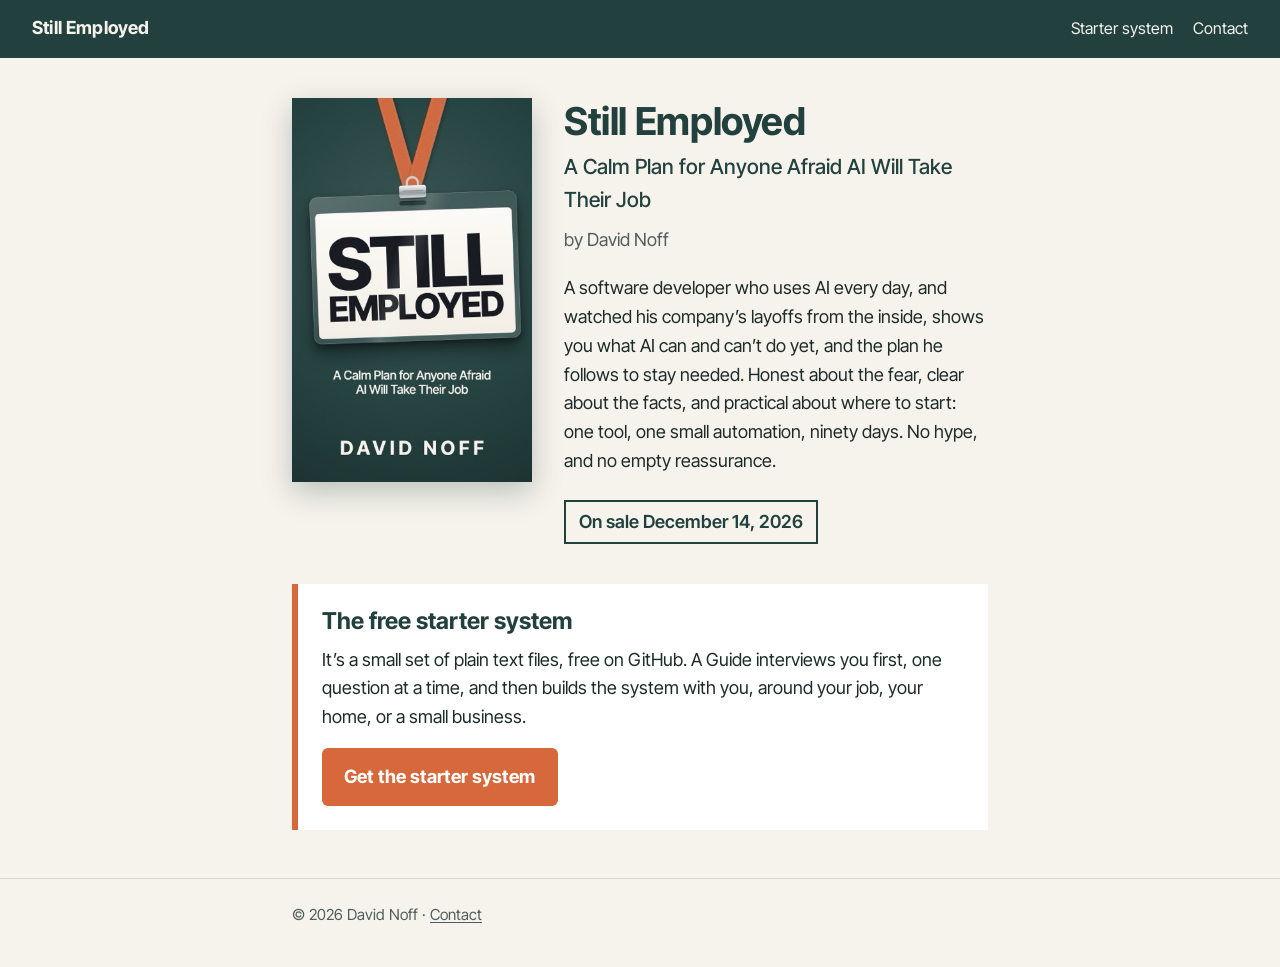
<file: index.html>
<!DOCTYPE html>
<html lang="en">
<head>
  <meta charset="utf-8">
  <meta name="viewport" content="width=device-width, initial-scale=1">
  <title>Still Employed: A Calm Plan for Anyone Afraid AI Will Take Their Job</title>
  <meta name="description" content="A software developer who uses AI every day, and watched his company's layoffs from the inside, shows you what AI can and can't do yet, and the plan he follows to stay needed.">
  <meta property="og:title" content="Still Employed by David Noff">
  <meta property="og:description" content="A Calm Plan for Anyone Afraid AI Will Take Their Job.">
  <meta property="og:image" content="/assets/cover.jpg">
  <link rel="stylesheet" href="/assets/style.css">
</head>
<body>
  <a class="skip" href="#main">Skip to content</a>
  <header class="site">
    <div class="wrap">
      <a class="brand" href="/">Still Employed</a>
      <nav aria-label="Main">
        <a href="/start/">Starter system</a>
        <a href="/contact/">Contact</a>
      </nav>
    </div>
  </header>

  <main id="main">
    <div class="wrap">
      <div class="hero">
        <img src="/assets/cover-small.jpg" width="600" height="960" alt="Cover of Still Employed: A Calm Plan for Anyone Afraid AI Will Take Their Job, by David Noff">
        <div>
          <h1>Still Employed</h1>
          <p class="subtitle">A Calm Plan for Anyone Afraid AI Will Take Their Job</p>
          <p class="author">by David Noff</p>
          <p>A software developer who uses AI every day, and watched his company’s layoffs from the inside, shows you what AI can and can’t do yet, and the plan he follows to stay needed. Honest about the fear, clear about the facts, and practical about where to start: one tool, one small automation, ninety days. No hype, and no empty reassurance.</p>
          <p class="onsale">On sale December 14, 2026</p>
        </div>
      </div>

      <section class="starter" aria-labelledby="starter-heading">
        <h2 id="starter-heading" style="margin-top:0">The free starter system</h2>
        <p>It’s a small set of plain text files, free on GitHub. A Guide interviews you first, one question at a time, and then builds the system with you, around your job, your home, or a small business.</p>
        <a class="button" href="/start/">Get the starter system</a>
      </section>
    </div>
  </main>

  <footer class="site">
    <div class="wrap">© 2026 David Noff · <a href="/contact/">Contact</a></div>
  </footer>
</body>
</html>
</file>
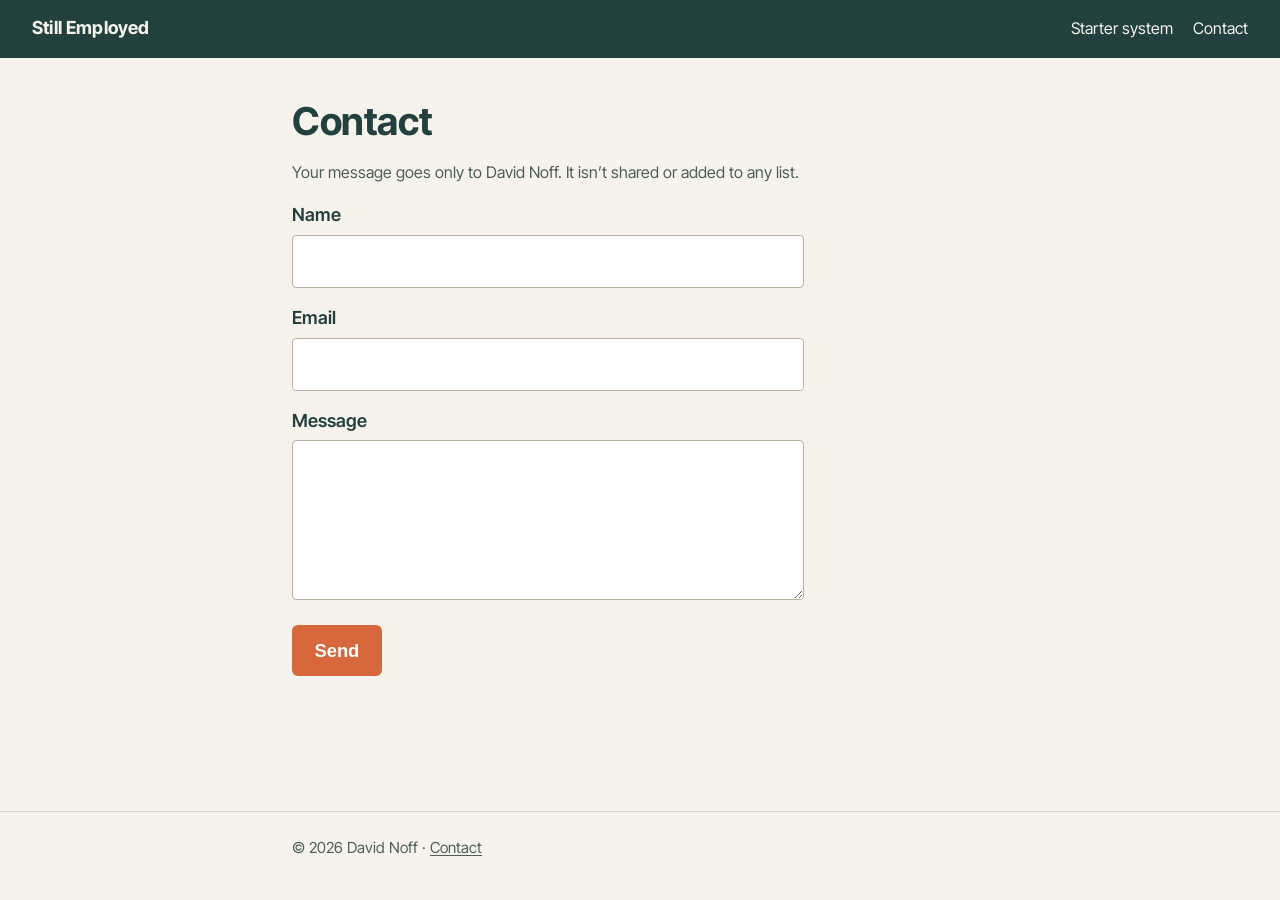
<file: contact/index.html>
<!DOCTYPE html>
<html lang="en">
<head>
  <meta charset="utf-8">
  <meta name="viewport" content="width=device-width, initial-scale=1">
  <title>Contact · Still Employed</title>
  <meta name="description" content="Send a message to David Noff, author of Still Employed.">
  <link rel="stylesheet" href="/assets/style.css">
</head>
<body>
  <a class="skip" href="#main">Skip to content</a>
  <header class="site">
    <div class="wrap">
      <a class="brand" href="/">Still Employed</a>
      <nav aria-label="Main">
        <a href="/start/">Starter system</a>
        <a href="/contact/" aria-current="page">Contact</a>
      </nav>
    </div>
  </header>

  <main id="main">
    <div class="wrap">
      <h1>Contact</h1>
      <p class="note">Your message goes only to David Noff. It isn’t shared or added to any list.</p>

      <!-- Web3Forms form "Still Employed contact" (Noff Labs account). The key is public by design. -->
      <form action="https://api.web3forms.com/submit" method="POST">
        <input type="hidden" name="access_key" value="b69e28c8-d1af-4818-9d4c-f55fa143f304">
        <input type="hidden" name="subject" value="Message from stillemployedbook.com">
        <input type="hidden" name="from_name" value="stillemployedbook.com">
        <input type="hidden" name="redirect" value="https://stillemployedbook.com/contact/thanks/">
        <input type="checkbox" name="botcheck" class="hp" tabindex="-1" autocomplete="off" aria-hidden="true">

        <div>
          <label for="name">Name</label>
          <input id="name" name="name" type="text" autocomplete="name" required>
        </div>
        <div>
          <label for="email">Email</label>
          <input id="email" name="email" type="email" autocomplete="email" required>
        </div>
        <div>
          <label for="message">Message</label>
          <textarea id="message" name="message" required></textarea>
        </div>
        <div>
          <button class="button" type="submit">Send</button>
        </div>
      </form>
    </div>
  </main>

  <footer class="site">
    <div class="wrap">© 2026 David Noff · <a href="/contact/">Contact</a></div>
  </footer>
</body>
</html>
</file>
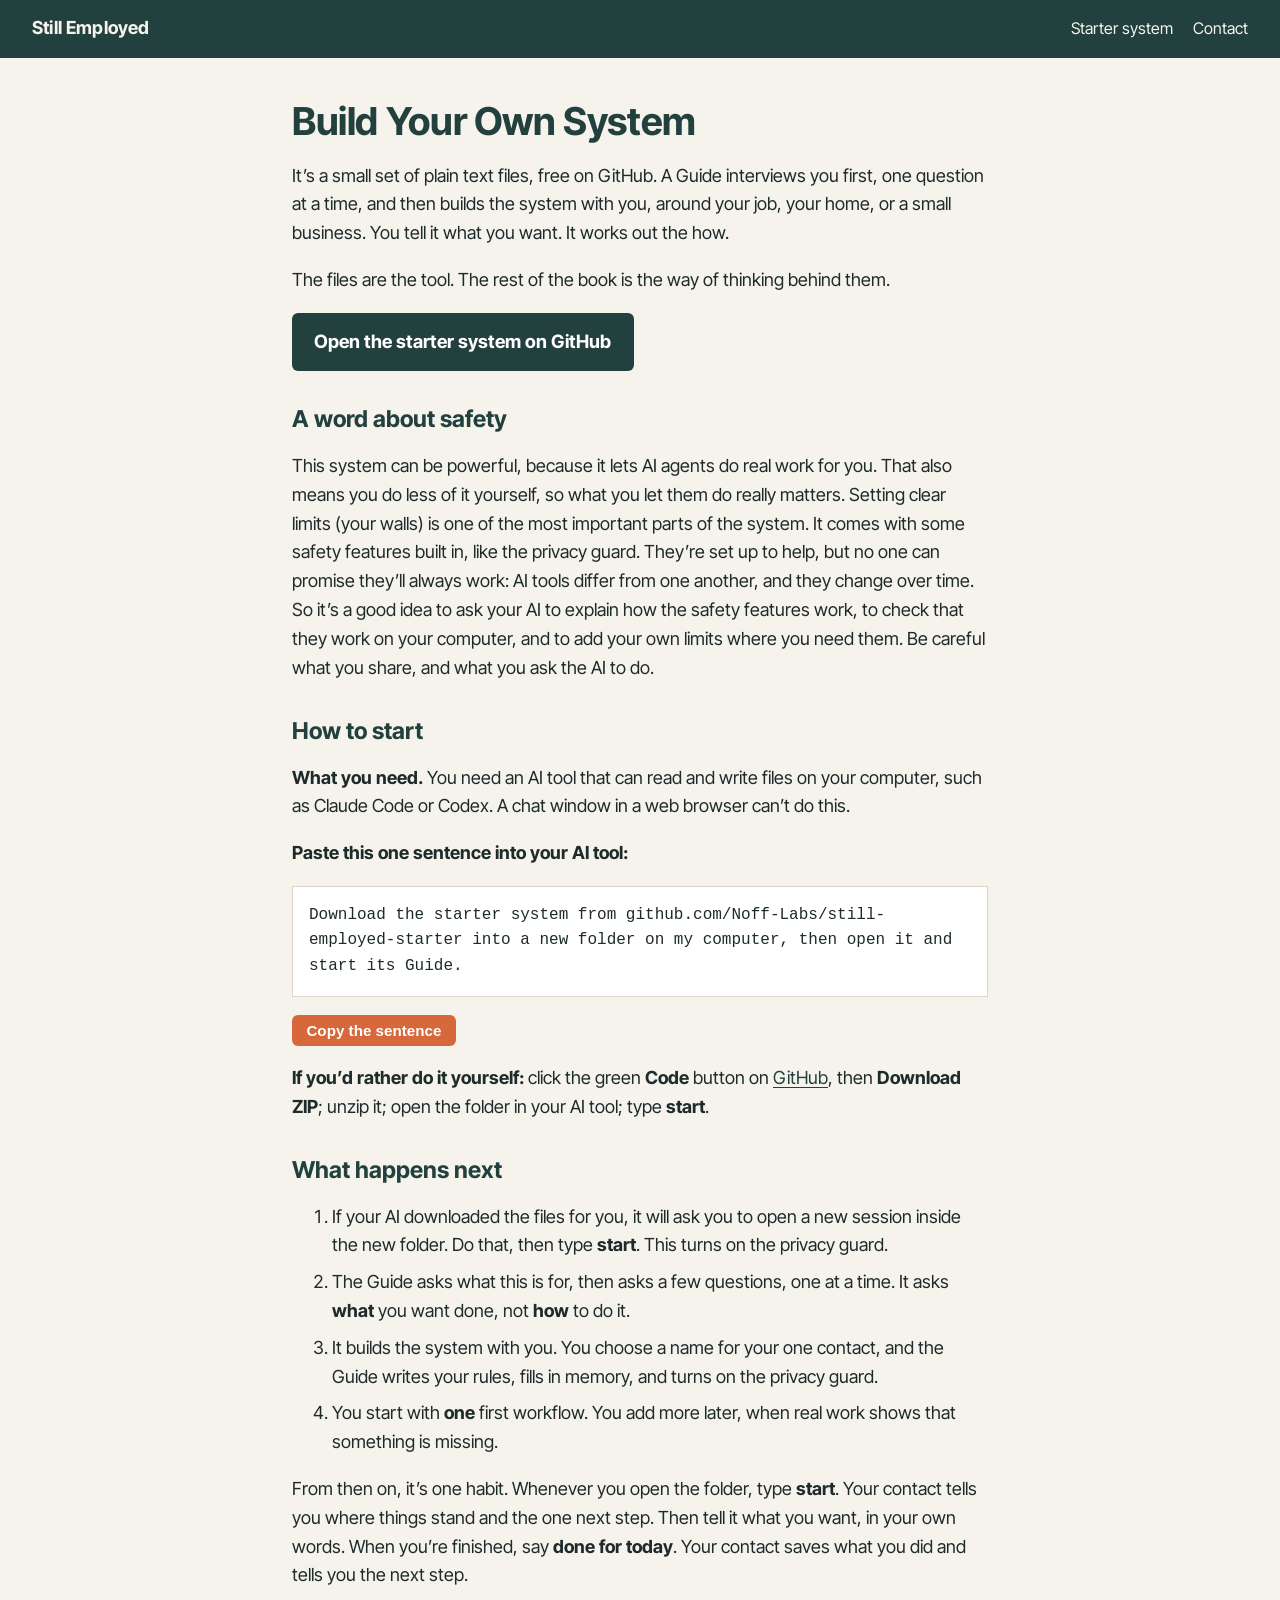
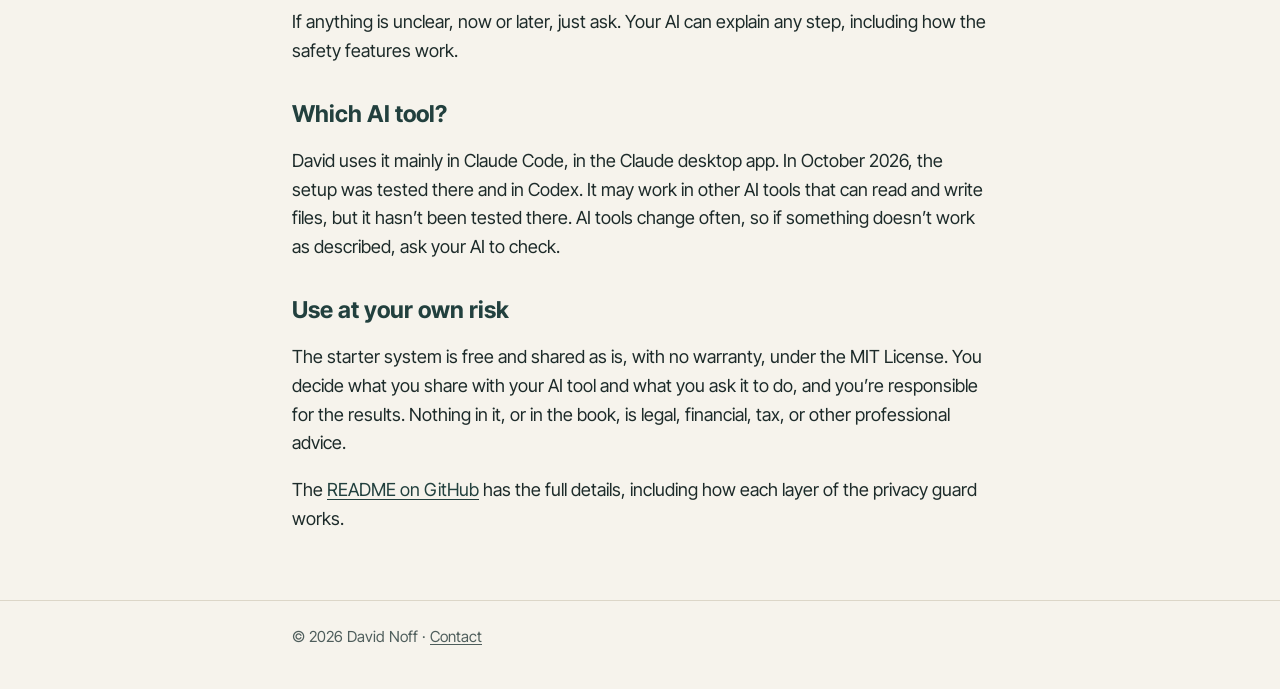
<file: start/index.html>
<!DOCTYPE html>
<html lang="en">
<head>
  <meta charset="utf-8">
  <meta name="viewport" content="width=device-width, initial-scale=1">
  <title>Build Your Own System · Still Employed</title>
  <meta name="description" content="The free starter system from Still Employed: how to start, what happens next, and which AI tools it was tested in.">
  <link rel="stylesheet" href="/assets/style.css">
</head>
<body>
  <a class="skip" href="#main">Skip to content</a>
  <header class="site">
    <div class="wrap">
      <a class="brand" href="/">Still Employed</a>
      <nav aria-label="Main">
        <a href="/start/" aria-current="page">Starter system</a>
        <a href="/contact/">Contact</a>
      </nav>
    </div>
  </header>

  <main id="main">
    <div class="wrap">
      <h1>Build Your Own System</h1>

      <p>It’s a small set of plain text files, free on GitHub. A Guide interviews you first, one question at a time, and then builds the system with you, around your job, your home, or a small business. You tell it what you want. It works out the how.</p>

      <p>The files are the tool. The rest of the book is the way of thinking behind them.</p>

      <p><a class="button secondary" href="https://github.com/Noff-Labs/still-employed-starter">Open the starter system on GitHub</a></p>

      <h2>A word about safety</h2>

      <p>This system can be powerful, because it lets AI agents do real work for you. That also means you do less of it yourself, so what you let them do really matters. Setting clear limits (your walls) is one of the most important parts of the system. It comes with some safety features built in, like the privacy guard. They’re set up to help, but no one can promise they’ll always work: AI tools differ from one another, and they change over time. So it’s a good idea to ask your AI to explain how the safety features work, to check that they work on your computer, and to add your own limits where you need them. Be careful what you share, and what you ask the AI to do.</p>

      <h2>How to start</h2>

      <p><strong>What you need.</strong> You need an AI tool that can read and write files on your computer, such as Claude Code or Codex. A chat window in a web browser can’t do this.</p>

      <p><strong>Paste this one sentence into your AI tool:</strong></p>

      <pre><code id="sentence">Download the starter system from github.com/Noff-Labs/still-employed-starter into a new folder on my computer, then open it and start its Guide.</code></pre>
      <p><button class="button copy" type="button" id="copy">Copy the sentence</button><span class="copied" id="copied" role="status" aria-live="polite"></span></p>

      <p><strong>If you’d rather do it yourself:</strong> click the green <strong>Code</strong> button on <a href="https://github.com/Noff-Labs/still-employed-starter">GitHub</a>, then <strong>Download ZIP</strong>; unzip it; open the folder in your AI tool; type <strong>start</strong>.</p>

      <h2>What happens next</h2>

      <ol>
        <li>If your AI downloaded the files for you, it will ask you to open a new session inside the new folder. Do that, then type <strong>start</strong>. This turns on the privacy guard.</li>
        <li>The Guide asks what this is for, then asks a few questions, one at a time. It asks <strong>what</strong> you want done, not <strong>how</strong> to do it.</li>
        <li>It builds the system with you. You choose a name for your one contact, and the Guide writes your rules, fills in memory, and turns on the privacy guard.</li>
        <li>You start with <strong>one</strong> first workflow. You add more later, when real work shows that something is missing.</li>
      </ol>

      <p>From then on, it’s one habit. Whenever you open the folder, type <strong>start</strong>. Your contact tells you where things stand and the one next step. Then tell it what you want, in your own words. When you’re finished, say <strong>done for today</strong>. Your contact saves what you did and tells you the next step.</p>

      <p>If anything is unclear, now or later, just ask. Your AI can explain any step, including how the safety features work.</p>

      <h2>Which AI tool?</h2>

      <p>David uses it mainly in Claude Code, in the Claude desktop app. In October 2026, the setup was tested there and in Codex. It may work in other AI tools that can read and write files, but it hasn’t been tested there. AI tools change often, so if something doesn’t work as described, ask your AI to check.</p>

      <h2>Use at your own risk</h2>

      <p>The starter system is free and shared as is, with no warranty, under the MIT License. You decide what you share with your AI tool and what you ask it to do, and you’re responsible for the results. Nothing in it, or in the book, is legal, financial, tax, or other professional advice.</p>

      <p>The <a href="https://github.com/Noff-Labs/still-employed-starter#readme">README on GitHub</a> has the full details, including how each layer of the privacy guard works.</p>
    </div>
  </main>

  <footer class="site">
    <div class="wrap">© 2026 David Noff · <a href="/contact/">Contact</a></div>
  </footer>

  <script>
    document.getElementById("copy").addEventListener("click", function () {
      var text = document.getElementById("sentence").textContent;
      var done = function () { document.getElementById("copied").textContent = "Copied"; };
      if (navigator.clipboard && navigator.clipboard.writeText) {
        navigator.clipboard.writeText(text).then(done, function () {
          document.getElementById("copied").textContent = "Select the sentence and copy it";
        });
      } else {
        document.getElementById("copied").textContent = "Select the sentence and copy it";
      }
    });
  </script>
</body>
</html>
</file>
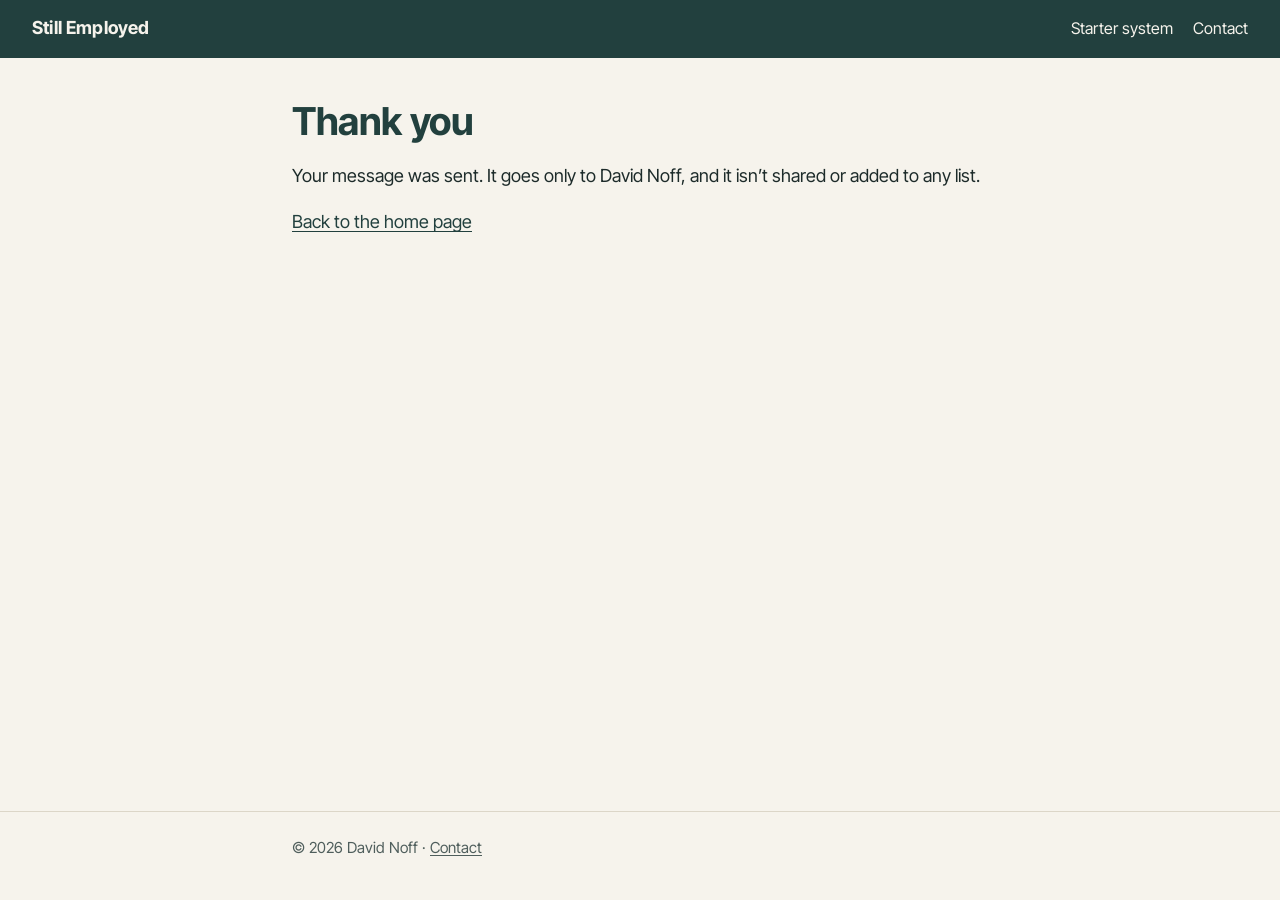
<file: contact/thanks/index.html>
<!DOCTYPE html>
<html lang="en">
<head>
  <meta charset="utf-8">
  <meta name="viewport" content="width=device-width, initial-scale=1">
  <title>Message sent · Still Employed</title>
  <meta name="description" content="Send a message to David Noff, author of Still Employed.">
  <link rel="stylesheet" href="/assets/style.css">
</head>
<body>
  <a class="skip" href="#main">Skip to content</a>
  <header class="site">
    <div class="wrap">
      <a class="brand" href="/">Still Employed</a>
      <nav aria-label="Main">
        <a href="/start/">Starter system</a>
        <a href="/contact/">Contact</a>
      </nav>
    </div>
  </header>

  <main id="main">
    <div class="wrap">
      <h1>Thank you</h1>
      <p>Your message was sent. It goes only to David Noff, and it isn’t shared or added to any list.</p>
      <p><a href="/">Back to the home page</a></p>
    </div>
  </main>

  <footer class="site">
    <div class="wrap">© 2026 David Noff · <a href="/contact/">Contact</a></div>
  </footer>
</body>
</html>
</file>
<file: assets/style.css>
@font-face {
  font-family: "Inter Tight";
  src: url("fonts/InterTight.ttf") format("truetype");
  font-weight: 100 900;
  font-display: swap;
}

:root {
  --green: #22403E;
  --orange: #D6683C;
  --orange-dark: #B9542C;
  --cream: #F6F3EC;
  --ink: #1D2B2A;
  --muted: #4F5E5C;
  --line: #DCD6C8;
}

* { box-sizing: border-box; }

html { -webkit-text-size-adjust: 100%; }

body {
  margin: 0;
  background: var(--cream);
  color: var(--ink);
  font-family: "Inter Tight", system-ui, -apple-system, "Segoe UI", Roboto, sans-serif;
  font-size: 1.125rem;
  line-height: 1.6;
  /* Footer stays at the bottom of the window on tall screens */
  min-height: 100vh;
  min-height: 100dvh;
  display: flex;
  flex-direction: column;
}

a { color: var(--green); text-underline-offset: 0.15em; }
a:hover { color: var(--orange-dark); }

.skip {
  position: absolute; left: -999px; top: 0;
  background: var(--green); color: #fff; padding: 0.5rem 1rem;
}
.skip:focus { left: 1rem; }

header.site {
  background: var(--green);
  color: var(--cream);
}
header.site .wrap {
  max-width: none;
  display: flex; align-items: center; justify-content: space-between;
  gap: 1rem; padding: 0.9rem 2rem;
}
header.site a { color: var(--cream); text-decoration: none; }
header.site a:hover { color: #fff; text-decoration: underline; }
header.site .brand { font-weight: 700; letter-spacing: 0.01em; }
header.site nav { display: flex; gap: 1.25rem; font-size: 1rem; }

.wrap { max-width: 46rem; margin: 0 auto; padding: 0 1.25rem; }

main { padding: 2.5rem 0 3rem; flex: 1 0 auto; }

h1, h2, h3 { color: var(--green); line-height: 1.2; }
h1 { font-size: 2.4rem; margin: 0 0 0.4rem; letter-spacing: -0.01em; }
h2 { font-size: 1.45rem; margin: 2.2rem 0 0.6rem; }

.hero {
  display: grid; grid-template-columns: minmax(0, 15rem) 1fr;
  gap: 2rem; align-items: start;
}
.hero img {
  width: 100%; height: auto; display: block;
  box-shadow: 0 10px 28px rgba(34, 64, 62, 0.28);
}
.subtitle { font-size: 1.3rem; color: var(--green); margin: 0 0 0.6rem; font-weight: 500; }
.author { color: var(--muted); margin: 0 0 1.2rem; }
.onsale {
  display: inline-block; border: 2px solid var(--green); color: var(--green);
  font-weight: 600; padding: 0.35rem 0.8rem; margin: 0.4rem 0 0;
}

.button {
  display: inline-block; background: var(--orange); color: #fff;
  font-weight: 700; font-size: 1.15rem; text-decoration: none;
  padding: 0.9rem 1.4rem; border-radius: 6px; border: 0; cursor: pointer;
}
.button:hover, .button:focus { background: var(--orange-dark); color: #fff; }
.button.secondary { background: var(--green); }
.button.secondary:hover { background: #18302E; }

.starter {
  margin-top: 2.5rem; padding: 1.5rem; background: #fff;
  border-left: 6px solid var(--orange);
}
.starter p { margin: 0 0 1rem; }

pre {
  background: #fff; border: 1px solid var(--line); padding: 1rem;
  white-space: pre-wrap; word-break: break-word; font-size: 1rem; margin: 0.5rem 0;
}
code { font-family: ui-monospace, SFMono-Regular, Menlo, Consolas, monospace; }

.copy { font-size: 0.95rem; padding: 0.45rem 0.9rem; }
.copied { color: var(--green); font-weight: 600; margin-left: 0.6rem; }

ol li { margin-bottom: 0.5rem; }

form { display: grid; gap: 1rem; max-width: 32rem; }
label { font-weight: 600; color: var(--green); display: block; margin-bottom: 0.3rem; }
input, textarea {
  width: 100%; font: inherit; padding: 0.7rem; border: 1px solid #B9B2A2;
  border-radius: 4px; background: #fff; color: var(--ink);
}
input:focus, textarea:focus, a:focus, .button:focus { outline: 3px solid var(--orange); outline-offset: 2px; }
textarea { min-height: 10rem; resize: vertical; }
.hp { position: absolute; left: -5000px; }
.note { color: var(--muted); font-size: 1rem; }

footer.site {
  border-top: 1px solid var(--line); color: var(--muted); font-size: 0.95rem;
  padding: 1.5rem 0 2.5rem;
}
footer.site a { color: var(--muted); }

@media (max-width: 640px) {
  body { font-size: 1.0625rem; }
  h1 { font-size: 2rem; }
  .hero { grid-template-columns: 1fr; }
  .hero img { max-width: 13rem; margin: 0 auto; }
  header.site .wrap { padding: 0.9rem 1.25rem; }
  header.site nav { gap: 0.9rem; }
}
</file>
